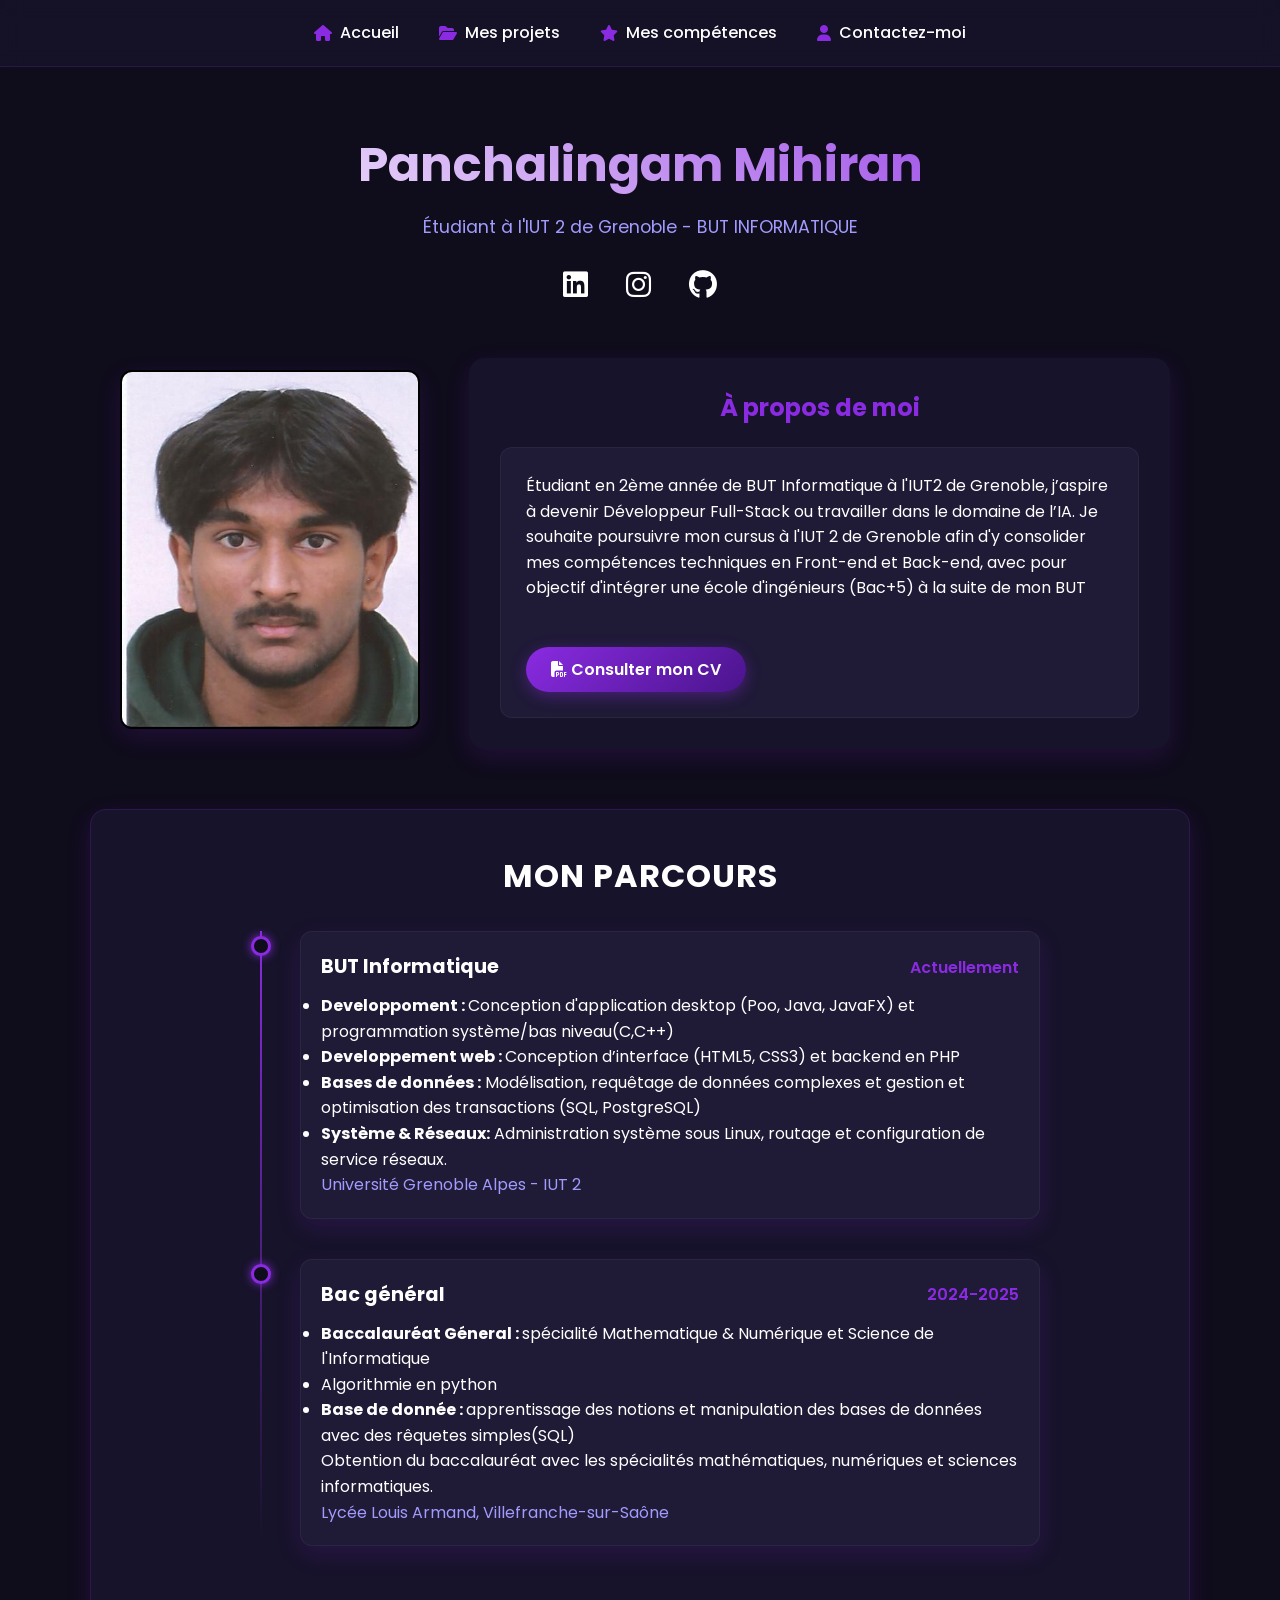
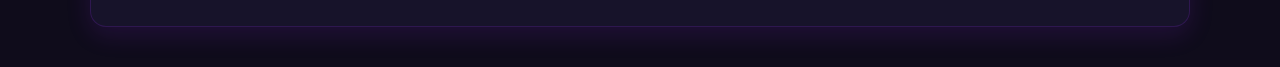
<file: index.html>
<!DOCTYPE html>
<html lang="fr">
<head>
    <meta charset="UTF-8">
    <meta name="viewport" content="width=device-width, initial-scale=1.0">
    <title>Accueil | Panchalingam Mihiran</title>
    <link rel="stylesheet" href="https://cdnjs.cloudflare.com/ajax/libs/font-awesome/6.4.0/css/all.min.css">
    <link href="https://fonts.googleapis.com/css2?family=Poppins:wght@300;400;500;600;700&display=swap" rel="stylesheet">
    <link rel="stylesheet" href="Porfolio.css">
</head>
<body>

 <nav class="navbar">
        <ul class="nav-links">
            <li><a href="index.html"><i class="fas fa-home"></i> Accueil</a></li>
            <li><a href="projets.html"><i class="fas fa-folder-open"></i> Mes projets</a></li>
            <li><a href="skill.html"><i class="fas fa-star"></i> Mes compétences</a></li>
            <li><a href="contact.html"><i class="fas fa-user"></i> Contactez-moi</a></li>
        </ul>
    </nav>

    <section id="accueil" class="hero">
        <div class="hero-text">
            <h1>Panchalingam Mihiran</h1>
            <p>Étudiant à l'IUT 2 de Grenoble - BUT INFORMATIQUE</p>
            <div class="social-icons">
                <a href="#"><i class="fab fa-linkedin"></i></a>
                <a href="https://instagram.com/mihiran_pm"><i class="fab fa-instagram"></i></a>
                <a href="https://github.com/Mihiran-Panchalingam" target="_blank" rel="noopener noreferrer" class="social-icon github" title="Mon GitHub">
                <i class="fab fa-github"></i>
    </a>
            </div>
        </div>

        <div class="about-container">
            <div class="profile-pic">
                
                <img src="photo d'identié.jpg" alt="Photo de profil">
            </div>
            <div class="about-box section-bg">
                <h2>À propos de moi</h2>
                <div class="about-content">
                    <p>Étudiant en 2ème année de BUT Informatique à l'IUT2 de Grenoble, j’aspire
                    à devenir Développeur Full-Stack ou travailler dans le domaine de l’IA. Je
                    souhaite poursuivre mon cursus à l'IUT 2 de Grenoble afin d'y consolider
                    mes compétences techniques en Front-end et Back-end, avec pour objectif
                    d'intégrer une école d'ingénieurs (Bac+5) à la suite de mon BUT</p>
                    
                    <br>
            
                   <a href="CV_Mihiran.pdf" target="_blank" rel="noopener noreferrer" class="btn-cv">
                   <i class="fas fa-file-pdf"></i> Consulter mon CV
                   </a>
                </div>
            </div>
        </div>
    </section>

    <section id="parcours" class="section-bg wrapper">
        <h2 class="section-title">MON PARCOURS</h2>
        <div class="timeline">
            <div class="timeline-item">
                <div class="timeline-dot"></div>
                <div class="timeline-content">
                    <div class="timeline-header">
                        <h3>BUT Informatique</h3>
                        <span>Actuellement</span>
                    </div>
                    <p>
                        <ul>
                            <li><strong>Developpoment : </strong>Conception d'application desktop (Poo, Java, JavaFX) et programmation système/bas niveau(C,C++)</li>
                            <li><strong>Developpement web : </strong>  Conception d’interface (HTML5, CSS3) et backend en PHP </li>
                            <li><strong>Bases de données :</strong> Modélisation, requêtage de données complexes et gestion et optimisation des transactions (SQL, PostgreSQL)</li>
                            <li><strong>Système & Réseaux:</strong> Administration système sous Linux, routage et configuration de service réseaux.</li>

                        </ul>
                    </p>
                    <p>Université Grenoble Alpes - IUT 2</p>
                </div>
            </div>
            <div class="timeline-item">
                <div class="timeline-dot"></div>
                <div class="timeline-content">
                    <div class="timeline-header">
                        <h3>Bac général</h3>
                        <span>2024-2025</span>
                    </div>
                    <p>
                        <ul>
                            <li><strong>Baccalauréat Géneral : </strong> spécialité Mathematique & Numérique et Science de l'Informatique</li>
                            <li>Algorithmie en python</li>
                            <li><strong>Base de donnée : </strong> apprentissage des notions et manipulation des bases de données avec des rêquetes simples(SQL)</li>
                        </ul>Obtention du baccalauréat avec les spécialités mathématiques, numériques et sciences informatiques.</p>
                    <p>Lycée Louis Armand, Villefranche-sur-Saône</p>
                </div>
            </div>
        </div>
    </section>

</body>
</html>
</file>
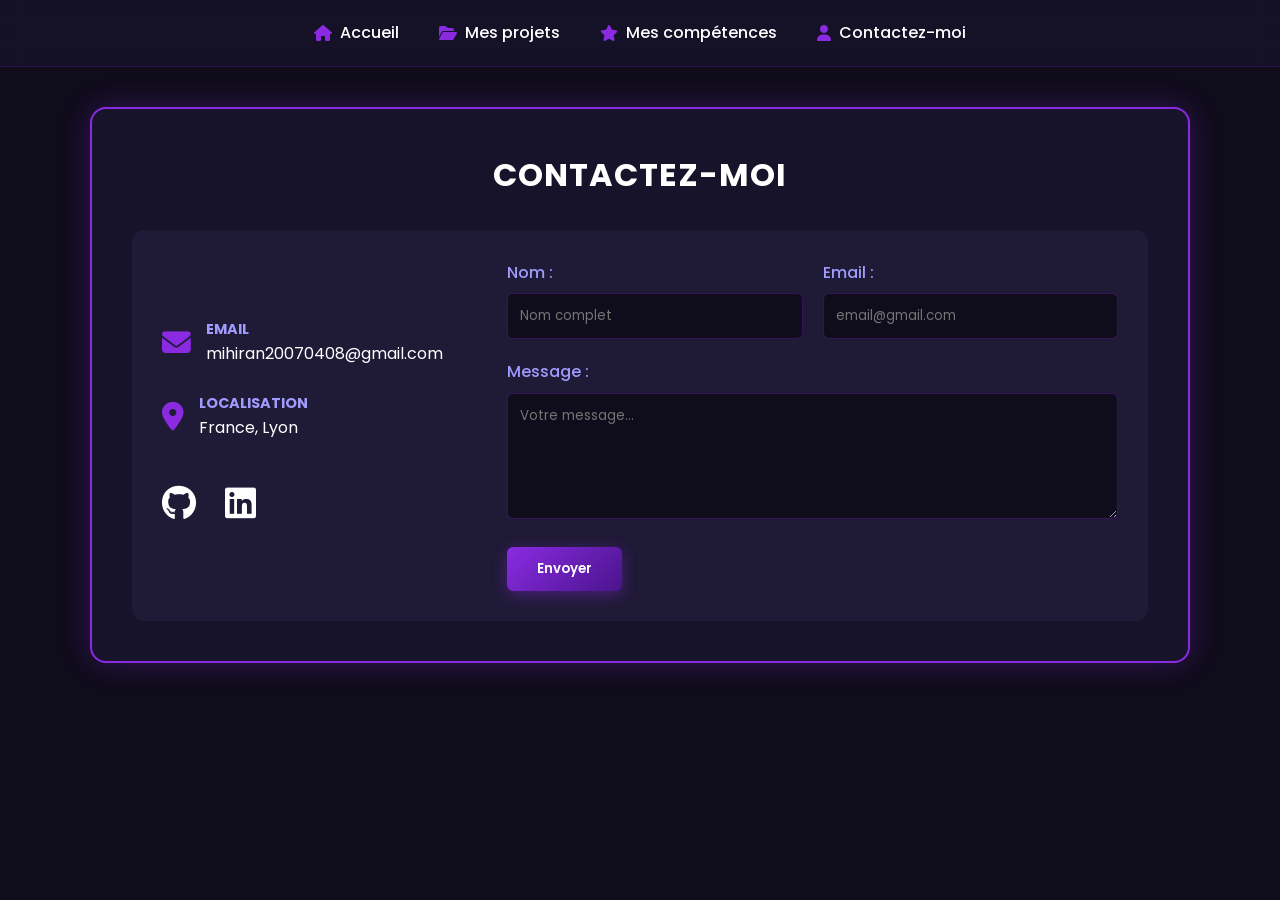
<file: contact.html>
<!DOCTYPE html>
<html lang="fr">
<head>
    <meta charset="UTF-8">
    <meta name="viewport" content="width=device-width, initial-scale=1.0">
    <title>Contact | Panchalingam Mihiran</title>
    <link rel="stylesheet" href="https://cdnjs.cloudflare.com/ajax/libs/font-awesome/6.4.0/css/all.min.css">
    <link href="https://fonts.googleapis.com/css2?family=Poppins:wght@300;400;500;600;700&display=swap" rel="stylesheet">
    <link rel="stylesheet" href="Porfolio.css">
</head>
<body>

    <nav class="navbar">
        <ul class="nav-links">
            <li><a href="index.html"><i class="fas fa-home"></i> Accueil</a></li>
            <li><a href="projets.html"><i class="fas fa-folder-open"></i> Mes projets</a></li>
            <li><a href="skill.html"><i class="fas fa-star"></i> Mes compétences</a></li>
            <li><a href="contact.html"><i class="fas fa-user"></i> Contactez-moi</a></li>
        </ul>
    </nav>

    <section id="contact" class="section-bg wrapper contact-section">
        <h2 class="section-title">Contactez-moi</h2>
        <div class="contact-container">
            <div class="contact-info">
                <div class="info-item">
                    <i class="fas fa-envelope"></i>
                    <div>
                        <h4>Email</h4>
                        <p>mihiran20070408@gmail.com</p>
                    </div>
                </div>
                <div class="info-item">
                    <i class="fas fa-map-marker-alt"></i>
                    <div>
                        <h4>Localisation</h4>
                        <p>France, Lyon</p>
                    </div>
                </div>
                
                <div class="contact-socials">
                    <a href="https://github.com/Mihiran-Panchalingam"><i class="fab fa-github"></i></a>
                    <a href="#"><i class="fab fa-linkedin"></i></a>
                </div>
            </div>

            <div class="contact-form">
                <form action="https://api.web3forms.com/submit" method="POST">
                   
                    <div class="input-group">
                        <div class="input-field">
                             <input type="hidden" name="access_key" value="5c446a1e-a9fb-4058-af29-eb68d27fe545">
                            <label>Nom :</label>
                            <input type="text" name="NomComplet" placeholder="Nom complet" required>
                        </div>
                        <div class="input-field">
                            <label>Email :</label>
                            <input type="email" name="email" placeholder="email@gmail.com" required>
                        </div>
                    </div>
                    <div class="input-field">
                        <label>Message :</label>
                        <textarea name="message" rows="5" placeholder="Votre message..." required></textarea>
                    </div>
                    <button type="submit" class="submit-btn">Envoyer</button>
                </form>
            </div>
        </div>
    </section>

</body>
</html>
</file>
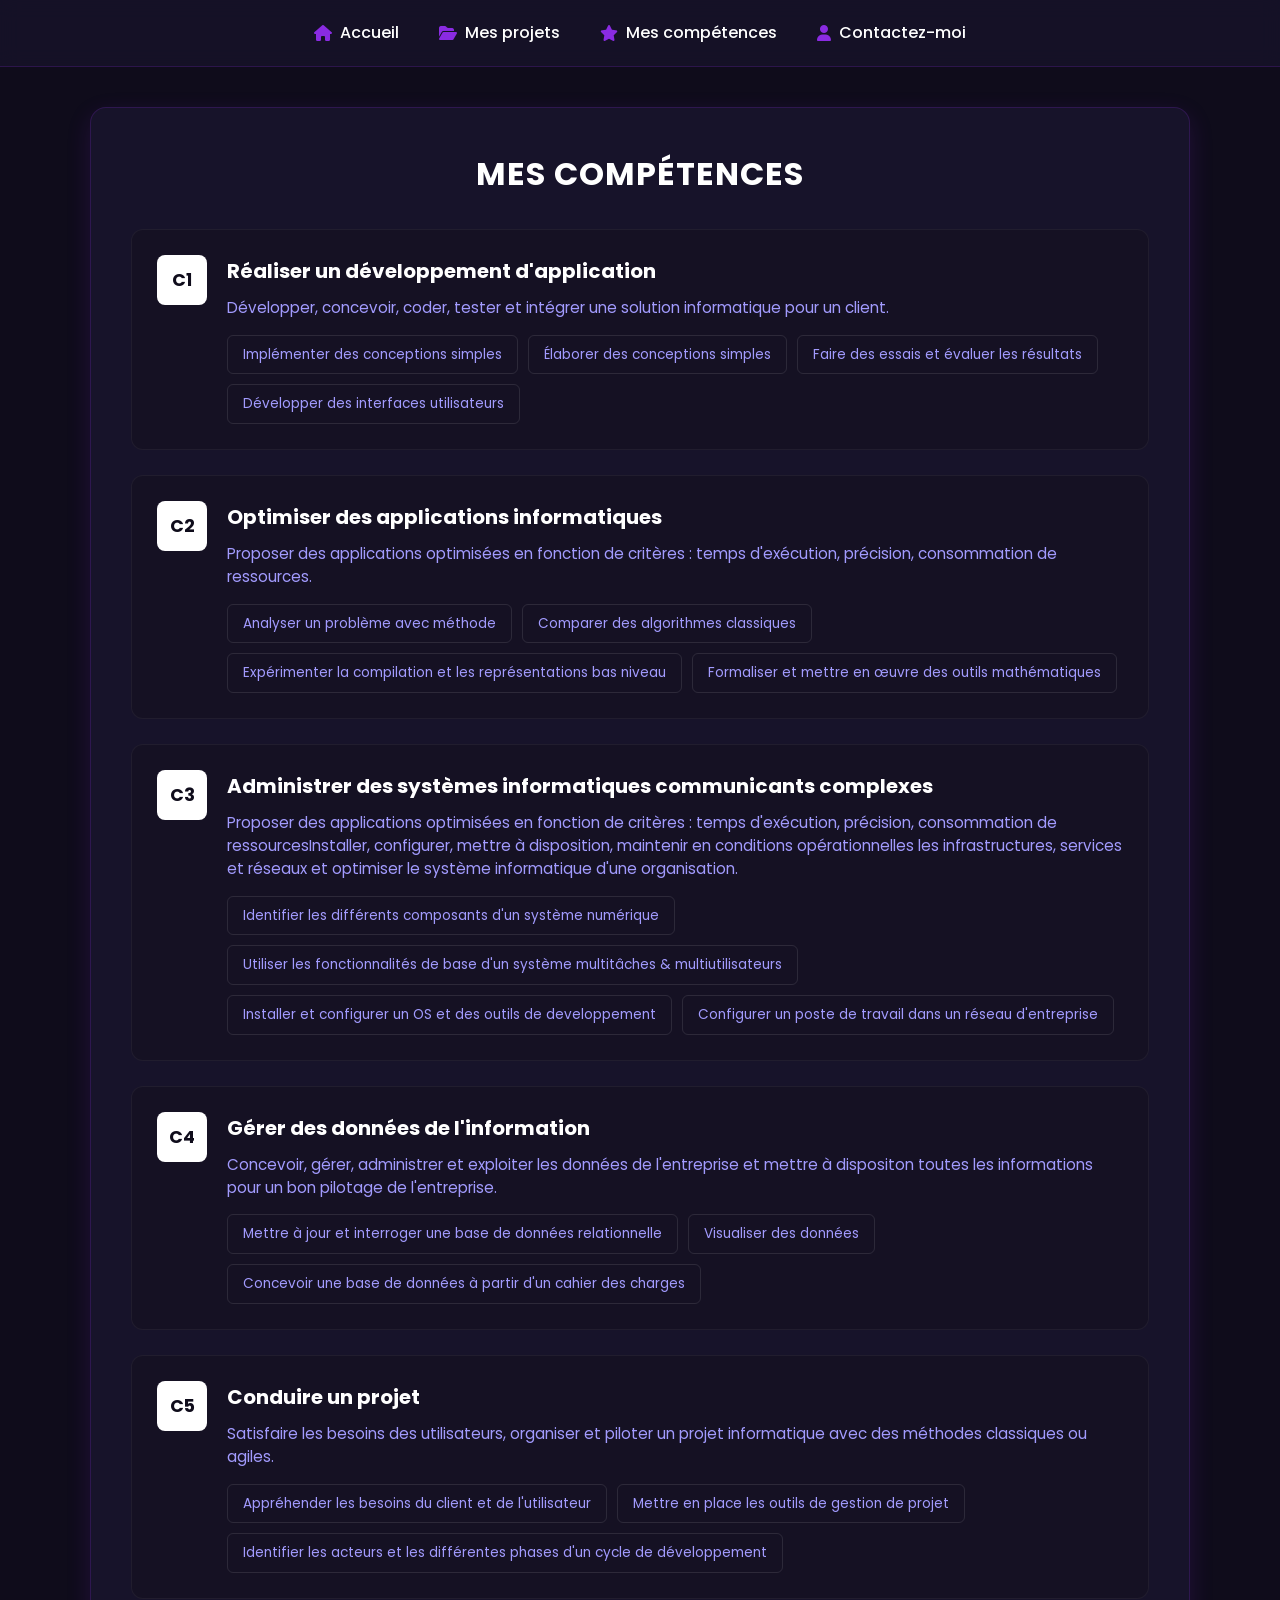
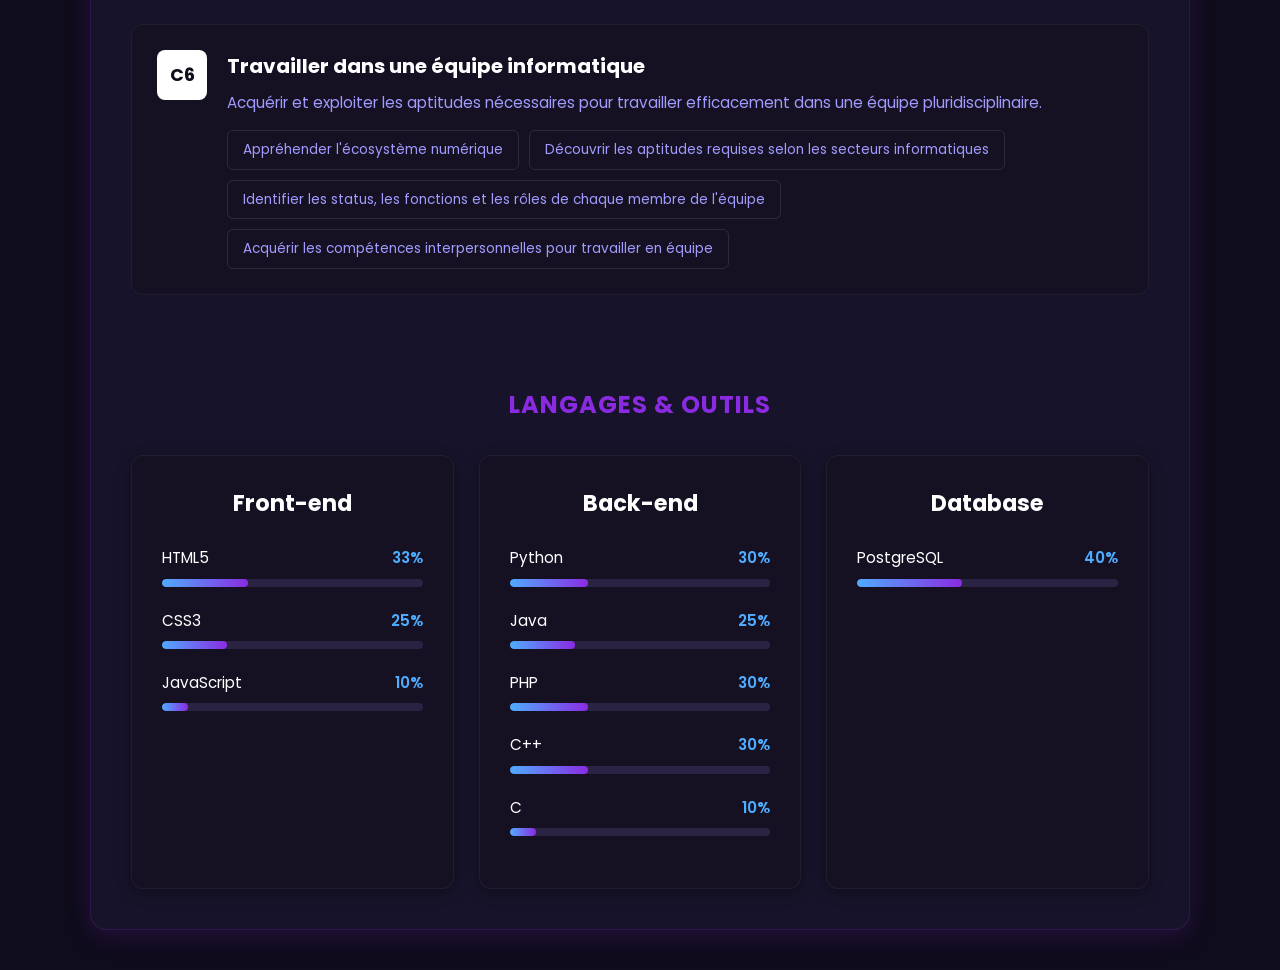
<file: skill.html>
<!DOCTYPE html>
<html lang="fr">
<head>
    <meta charset="UTF-8">
    <meta name="viewport" content="width=device-width, initial-scale=1.0">
    <title>Mes Compétences | Panchalingam Mihiran</title>
    <link rel="stylesheet" href="https://cdnjs.cloudflare.com/ajax/libs/font-awesome/6.4.0/css/all.min.css">
    <link href="https://fonts.googleapis.com/css2?family=Poppins:wght@300;400;500;600;700&display=swap" rel="stylesheet">
    <link rel="stylesheet" href="Porfolio.css">
</head>
<body>

    <nav class="navbar">
        <ul class="nav-links">
            <li><a href="index.html"><i class="fas fa-home"></i> Accueil</a></li>
            <li><a href="projets.html"><i class="fas fa-folder-open"></i> Mes projets</a></li>
            <li><a href="skill.html"><i class="fas fa-star"></i> Mes compétences</a></li>
            <li><a href="contact.html"><i class="fas fa-user"></i> Contactez-moi</a></li>
        </ul>
    </nav>

   <section id="competences" class="section-bg wrapper">
        <h2 class="section-title">MES COMPÉTENCES</h2>
        
        <div class="global-competences-container">
            
           
            <div class="competence-card">
                <div class="comp-icon">C1</div>
                <div class="comp-content">
                    <h3>Réaliser un développement d'application</h3>
                    <p>Développer, concevoir, coder, tester et intégrer une solution informatique pour un client.</p>
                    <div class="comp-tags">
                        <span class="comp-tag">Implémenter des conceptions simples</span>
                        <span class="comp-tag">Élaborer des conceptions simples</span>
                        <span class="comp-tag">Faire des essais et évaluer les résultats</span>
                        <span class="comp-tag">Développer des interfaces utilisateurs</span>
                    </div>
                </div>
            </div>

            
            <div class="competence-card">
                <div class="comp-icon">C2</div>
                <div class="comp-content">
                    <h3>Optimiser des applications informatiques</h3>
                    <p>Proposer des applications optimisées en fonction de critères : temps d'exécution, précision, consommation de ressources.</p>
                    <div class="comp-tags">
                        <span class="comp-tag">Analyser un problème avec méthode</span>
                        <span class="comp-tag">Comparer des algorithmes classiques</span>
                        <span class="comp-tag">Expérimenter la compilation et les représentations bas niveau</span>
                        <span class="comp-tag">Formaliser et mettre en œuvre des outils mathématiques</span>
                    </div>
                </div>
            </div>

         

            <div class="competence-card">
                <div class="comp-icon">C3</div>
                <div class="comp-content">
                    <h3>Administrer des systèmes informatiques communicants complexes</h3>
                    <p>Proposer des applications optimisées en fonction de critères : temps d'exécution, précision, consommation de ressourcesInstaller, configurer, mettre à disposition, maintenir en conditions opérationnelles les infrastructures, services et réseaux et optimiser le système informatique d'une organisation.</p>
                    <div class="comp-tags">
                        <span class="comp-tag">Identifier les différents composants d'un système numérique</span>
                        <span class="comp-tag">Utiliser les fonctionnalités de base d'un système multitâches & multiutilisateurs </span>
                        <span class="comp-tag">Installer et configurer un OS et des outils de developpement</span>
                        <span class="comp-tag">Configurer un poste de travail dans un réseau d'entreprise</span>
                    </div>
                </div>
            </div>

            <div class="competence-card">
                <div class="comp-icon">C4</div>
                <div class="comp-content">
                    <h3>Gérer des données de l'information</h3>
                    <p>Concevoir, gérer, administrer et exploiter les données de l'entreprise et mettre à dispositon toutes les informations pour un bon pilotage de l'entreprise.</p>
                    <div class="comp-tags">
                        <span class="comp-tag">Mettre à jour et interroger une base de données relationnelle</span>
                        <span class="comp-tag">Visualiser des données </span>
                        <span class="comp-tag">Concevoir une base de données à partir d'un cahier des charges</span>
                    </div>
                </div>
            </div>

             <div class="competence-card">
                <div class="comp-icon">C5</div>
                <div class="comp-content">
                    <h3>Conduire un projet</h3>
                    <p>Satisfaire les besoins des utilisateurs, organiser et piloter un projet informatique avec des méthodes classiques ou agiles.</p>
                    <div class="comp-tags">
                        <span class="comp-tag">Appréhender les besoins du client et de l'utilisateur</span>
                        <span class="comp-tag">Mettre en place les outils de gestion de projet </span>
                        <span class="comp-tag">Identifier les acteurs et les différentes phases d'un cycle de développement</span>
                    </div>
                </div>
            </div>

            <div class="competence-card">
                <div class="comp-icon">C6</div>
                <div class="comp-content">
                    <h3>Travailler dans une équipe informatique</h3>
                    <p>Acquérir et exploiter les aptitudes nécessaires pour travailler efficacement dans une équipe pluridisciplinaire.</p>
                    <div class="comp-tags">
                        <span class="comp-tag">Appréhender l'écosystème numérique</span>
                        <span class="comp-tag">Découvrir les aptitudes requises selon les secteurs informatiques </span>
                        <span class="comp-tag">Identifier les status, les fonctions et les rôles de chaque membre de l'équipe</span>
                        <span class="comp-tag">Acquérir les compétences interpersonnelles pour travailler en équipe</span>
                        
                    </div>
                </div>
            </div>
        </div>

        <br><br>
        <h2 class="section-title" style="font-size: 1.5rem; color: var(--primary-color);">Langages & Outils</h2>

       <div class="skills-container">
            
            <div class="skill-box">
                <h3>Front-end</h3>
                
                <div class="skill-item">
                    <div class="skill-info">
                        <span>HTML5</span>
                        <span class="skill-percent">33%</span>
                    </div>
                    <div class="progress-bar">
                        <div class="progress-fill" style="--target-width: 33%;"></div>
                    </div>
                </div>

                <div class="skill-item">
                    <div class="skill-info">
                        <span>CSS3</span>
                        <span class="skill-percent">25%</span>
                    </div>
                    <div class="progress-bar">
                        <div class="progress-fill" style="--target-width: 25%;"></div>
                    </div>
                </div>

                <div class="skill-item">
                    <div class="skill-info">
                        <span>JavaScript</span>
                        <span class="skill-percent">10%</span>
                    </div>
                    <div class="progress-bar">
                        <div class="progress-fill" style="--target-width: 10%;"></div>
                    </div>
                </div>
            </div>

            <div class="skill-box">
                <h3>Back-end</h3>
                
                <div class="skill-item">
                    <div class="skill-info">
                        <span>Python</span>
                        <span class="skill-percent">30%</span>
                    </div>
                    <div class="progress-bar">
                        <div class="progress-fill" style="--target-width: 30%;"></div>
                    </div>
                </div>


                <div class="skill-item">
                    <div class="skill-info">
                        <span>Java</span>
                        <span class="skill-percent">25%</span>
                    </div>
                    <div class="progress-bar">
                        <div class="progress-fill" style="--target-width: 25%;"></div>
                    </div>
                </div>


                <div class="skill-item">
                    <div class="skill-info">
                        <span>PHP</span>
                        <span class="skill-percent">30%</span>
                    </div>
                    <div class="progress-bar">
                        <div class="progress-fill" style="--target-width: 30%;"></div>
                    </div>
                </div>


                <div class="skill-item">
                    <div class="skill-info">
                        <span>C++</span>
                        <span class="skill-percent">30%</span>
                    </div>
                    <div class="progress-bar">
                        <div class="progress-fill" style="--target-width: 30%;"></div>
                    </div>
                </div>


                <div class="skill-item">
                    <div class="skill-info">
                        <span>C</span>
                        <span class="skill-percent">10%</span>
                    </div>
                    <div class="progress-bar">
                        <div class="progress-fill" style="--target-width: 10%;"></div>
                    </div>
                </div>




            </div>

            <div class="skill-box">
                <h3>Database</h3>
                
             

                <div class="skill-item">
                    <div class="skill-info">
                        <span>PostgreSQL</span>
                        <span class="skill-percent">40%</span>
                    </div>
                    <div class="progress-bar">
                        <div class="progress-fill" style="--target-width: 40%;"></div>
                    </div>
                </div>
            </div>

        </div>
</body>
</html>
</file>
<file: Porfolio.css>
* {
    margin: 0;
    padding: 0;
    box-sizing: border-box;
    font-family: 'Poppins', sans-serif;
}

:root {
    --bg-color: #0f0c1b;       /* Noir profond avec une pointe de bleu/violet */
    --section-bg: #17132a;     /* Cartes sombres (remplace le gris du wireframe) */
    --text-main: #ffffff;      /* Texte principal blanc */
    --text-muted: #a29bfe;     /* Texte secondaire violet clair / gris */
    --primary-color: #8a2be2;   /* Violet Électrique */
    --secondary-color: #4a148c; /* Violet Foncé */
    --accent-color: #00f2fe;    /* touche de cyan pour les liens */
    --shadow-glow: 0 8px 25px rgba(138, 43, 226, 0.15); /* Lueur violette */
}

html {
    scroll-behavior: smooth;
}

body {
    background-color: var(--bg-color);
    color: var(--text-main);
    line-height: 1.6;
}

a {
    text-decoration: none;
    color: inherit;
}

/* --- UTILITAIRES --- */
.wrapper {
    max-width: 1100px;
    margin: 40px auto;
    padding: 40px;
    border-radius: 16px;
    border: 1px solid rgba(138, 43, 226, 0.2); /* Bordure violette discrète */
}

.section-bg {
    background-color: var(--section-bg);
    box-shadow: var(--shadow-glow);
}

.section-title {
    text-align: center;
    font-size: 2rem;
    margin-bottom: 30px;
    color: var(--text-main);
    text-transform: uppercase;
    font-weight: 700;
    letter-spacing: 1px;
}

.section-subtitle {
    text-align: center;
    margin-top: -20px;
    margin-bottom: 40px;
    color: var(--text-muted);
}

/* --- NAVBAR --- */
.navbar {
    background: rgba(23, 19, 42, 0.8);
    backdrop-filter: blur(10px); 
    padding: 20px 0;
    position: sticky;
    top: 0;
    z-index: 1000;
    border-bottom: 1px solid rgba(138, 43, 226, 0.2);
}

.nav-links {
    display: flex;
    justify-content: center;
    list-style: none;
    gap: 40px;
}

.nav-links a {
    font-weight: 500;
    color: var(--text-main);
    transition: all 0.3s ease;
    display: flex;
    align-items: center;
    gap: 8px;
}

.nav-links a i {
    color: var(--primary-color);
}

.nav-links a:hover {
    color: var(--primary-color);
    text-shadow: 0 0 10px var(--primary-color);
}

/* --- ACCUEIL --- */
.hero {
    max-width: 1100px;
    margin: 60px auto;
    padding: 0 20px;
}

.hero-text {
    text-align: center;
    margin-bottom: 50px;
}

.hero-text h1 {
    font-size: 3rem;
    color: var(--text-main);
    background: linear-gradient(45deg, #ffffff, var(--primary-color));
    -webkit-background-clip: text;
    -webkit-text-fill-color: transparent; 
}

.hero-text p {
    color: var(--text-muted);
    font-size: 1.1rem;
    margin-top: 10px;
}

.social-icons {
    margin-top: 20px;
    font-size: 1.8rem;
}

.social-icons a {
    margin: 0 15px;
    color: var(--text-main);
    transition: all 0.3s;
}

.social-icons a:hover {
    color: var(--primary-color);
    transform: translateY(-5px);
    display: inline-block;
    filter: drop-shadow(0 0 8px var(--primary-color));
}

.about-container {
   
    display: flex;
    gap: 40px;
    align-items: center;
    
}

.about-container:hover {
    border-color: rgba(79, 172, 254, 0.3); 
    background: rgba(21, 17, 35, 0.5); 
    box-shadow: 0 4px 30px rgba(138, 43, 226, 0.1); 
}

.profile-pic {
    flex: 1;
    text-align: center;
}



.profile-pic img {
    width: 100%;
    max-width: 300px;
    border-radius: 12px;
    border: 2px solid black;
    box-shadow: var(--shadow-glow);
}

.about-box {
    flex: 2;
    padding: 30px;
    border-radius: 16px;
    border: 1px solid transparent;
    transition: box-shadow 0.4s ease, border-color 0.4s ease, transform 0.4s ease;
}

.about-box:hover{
    transform: translateY(-5px);
    border-color: rgba(138, 43, 226, 0.4);
    box-shadow: 0 8px 25px rgba(138, 43, 226, 0.15);
}

.about-box h2 {
    margin-bottom: 20px;
    text-align: center;
    color: var(--primary-color);
}

.about-content {
    background: #1f1a36; 
    padding: 25px;
    border-radius: 12px;
    border: 1px solid rgba(255, 255, 255, 0.05);
}

.about-content p strong {
    color: var(--primary-color);
}

.btn-cv {
    display: inline-block;
    margin-top: 20px;
    color: var(--text-main);
    background: linear-gradient(135deg, var(--primary-color), var(--secondary-color));
    padding: 10px 25px;
    border-radius: 30px;
    font-weight: 600;
    transition: transform 0.3s, box-shadow 0.3s;
    box-shadow: 0 4px 15px rgba(138, 43, 226, 0.4);
}

.btn-cv:hover {
    transform: translateY(-2px);
    box-shadow: 0 6px 20px rgba(138, 43, 226, 0.6);
    text-decoration: none;
}

/* --- PARCOURS (TIMELINE) --- */
.timeline {
    position: relative;
    max-width: 800px;
    margin: 0 auto;
}

.timeline::before {
    content: '';
    position: absolute;
    left: 20px;
    top: 0;
    height: 100%;
    width: 2px;
    background: linear-gradient(to bottom, var(--primary-color), transparent);
}

.timeline-item {
    position: relative;
    padding-left: 60px;
    margin-bottom: 40px;
}

.timeline-dot {
    position: absolute;
    left: 11px;
    top: 5px;
    width: 20px;
    height: 20px;
    background: var(--bg-color);
    border: 3px solid var(--primary-color);
    border-radius: 50%;
    box-shadow: 0 0 10px var(--primary-color);

}

.timeline-content {
    background: #1f1a36;
    padding: 20px;
    border-radius: 12px;
    box-shadow: var(--shadow-glow);
    border: 1px solid rgba(255, 255, 255, 0.05);
    transition: transform 0.3s ease, box-shadow 0.3s ease, border-color 0.3s ease;

}

.timeline-item:hover .timeline-content {
    transform: translateY(-5px);
    border-color: rgba(138, 43, 226, 0.4);
    transform: translateY(-5px); 
    box-shadow: 0 10px 25px rgba(138, 43, 226, 0.25); 
}



.timeline-header {
    display: flex;
    justify-content: space-between;
    margin-bottom: 10px;
    align-items: center;
}

.timeline-header h3 {
    font-size: 1.2rem;
    color: var(--text-main);
}

.timeline-header span {
    font-weight: 600;
    color: var(--primary-color);
}

.timeline-content p {
    color: var(--text-muted);
}

/* --- PROJETS --- */
.projects-container {
    display: flex;
    flex-direction: column;
    gap: 40px;
}

.project-card {
   display: flex;
    align-items: center;
    gap: 40px;
    background: #1f1a36;
    padding: 20px;
    border-radius: 12px;
    border: 1px solid rgba(255, 255, 255, 0.05);
    
   
   transition: transform 0.3s ease, box-shadow 0.3s ease, border-color 0.3s ease;
}

.project-card:hover {
    transform: translateY(-5px);
    border-color: rgba(138, 43, 226, 0.5); 
    box-shadow: 0 10px 30px rgba(138, 43, 226, 0.25); 
}

.project-card.reverse {
    flex-direction: row-reverse;
}

.project-img {
    flex: 1;
}

.project-img img {
    width: 100%;
    border-radius: 8px;
    border: 1px solid rgba(138, 43, 226, 0.3);
}

.project-info {
    flex: 1;
}

.project-info h3 {
    margin-bottom: 15px;
    font-size: 1.4rem;
    color: var(--primary-color);
}

.project-info p {
    color: var(--text-muted);
}


/* ========================================= */
/*   BADGE DES PROJETS     */
/* ========================================= */

.project-tags {
    display: flex;
    flex-wrap: wrap;
    gap: 10px;
    margin-top: 15px; 
}

/* Style de chaque badge sur la carte */
.p-tag {
    background: rgba(138, 43, 226, 0.15); 
    color: #a29bfe; 
    border: 1px solid rgba(138, 43, 226, 0.4);
    padding: 5px 12px;
    border-radius: 20px; 
    font-size: 0.8rem;
    font-weight: 500;
    letter-spacing: 0.5px;
    transition: all 0.3s ease;
}


.project-card.reverse .project-tags {
    justify-content: flex-start; 
}


.project-card:hover .p-tag {
    border-color: #4facfe;
    color: var(--text-main); 
}



/* --- COMPETENCES --- */


/* ========================================= */
/* COMPÉTENCES GLOBALES */
/* ========================================= */

.global-competences-container {
    display: flex;
    flex-direction: column;
    gap: 25px; 
    margin-bottom: 40px; 
}

.competence-card {
    background: #151123; 
    padding: 25px;
    border-radius: 12px;
    border: 1px solid rgba(255, 255, 255, 0.05);
    display: flex;
    gap: 20px;
    align-items: flex-start; 
    transition: transform 0.3s ease, box-shadow 0.3s ease, border-color 0.3s ease;
}


.comp-icon {
    background-color: var(--text-main); 
    color: var(--bg-color); 
    font-size: 1.1rem;
    font-weight: 700;
    min-width: 50px;
    height: 50px;
    border-radius: 8px;
    display: flex;
    justify-content: center;
    align-items: center;
    flex-shrink: 0; 
}


.comp-content {
    display: flex;
    flex-direction: column;
    gap: 10px;
}

.comp-content h3 {
    color: var(--text-main);
    font-size: 1.25rem;
    margin: 0;
}

.comp-content p {
    color: var(--text-muted);
    font-size: 0.95rem;
    line-height: 1.5;
    margin-bottom: 5px;
}


.comp-tags {
    display: flex;
    flex-wrap: wrap; 
    gap: 10px;
}

.competence-card:hover {
    transform: translateY(-5px);
    border-color: rgba(138, 43, 226, 0.4);
    box-shadow: 0 8px 25px rgba(138, 43, 226, 0.15);
}



.comp-tag {
    gap: 10px;
    background: transparent;
    color: #a29bfe; 
    border: 1px solid rgba(255, 255, 255, 0.1);
    padding: 8px 15px;
    border-radius: 6px;
    font-size: 0.85rem;
    transition: border-color 0.3s ease, color 0.3s ease;
}


.comp-tag:hover {
    border-color: var(--primary-color);
    color: var(--text-main);
}


@media (max-width: 768px) {
    .competence-card {
        flex-direction: column;
        align-items: flex-start;
    }
}



/* ========================================= */
/* SKILL */
/* ========================================= */

.skills-container {
    display: flex;
    justify-content: space-between;
    gap: 25px;
    flex-wrap: wrap; 
}

.skill-box {
    background: #151123; 
    flex: 1;
    min-width: 280px; 
    padding: 30px;
    border-radius: 12px;
    border: 1px solid rgba(255, 255, 255, 0.05);
    box-shadow: 0 4px 15px rgba(0, 0, 0, 0.3);
    transition: transform 0.3s ease, box-shadow 0.3s ease;
}

.skill-box:hover {
    transform: translateY(-5px);
    box-shadow: 0 8px 25px rgba(138, 43, 226, 0.15);
}

.skill-box h3 {
    margin-bottom: 25px;
    color: var(--text-main);
    text-align: center;
    font-size: 1.4rem;
}


.skill-item {
    margin-bottom: 22px;
}


.skill-info {
    display: flex;
    justify-content: space-between;
    align-items: center;
    margin-bottom: 8px;
    font-size: 0.95rem;
    color: var(--text-main);
}


.skill-percent {
    color: #4facfe; 
    font-weight: 600;
}

.progress-bar {
    width: 100%;
    height: 8px;
    background-color: #2a2344; 
    border-radius: 10px;
    overflow: hidden;
}


.progress-fill {
    height: 100%;
    background: linear-gradient(90deg, #4facfe, #8a2be2) !important;
    border-radius: 10px;
    
    
    width: 0%; 
    
   
    animation: growBar 1.5s ease-out forwards;
}

@keyframes growBar {
    from { 
        width: 0%; 
    }
    to { 
        
        width: var(--target-width) !important; 
    }
}

/* --- CONTACT --- */
.contact-section {
    border: 2px solid var(--primary-color) !important; 
    box-shadow: 0 0 30px rgba(138, 43, 226, 0.3);
}

.contact-container {
    display: flex;
    gap: 40px;
    background: #1f1a36;
    padding: 30px;
    border-radius: 12px;
}

.contact-info {
    flex: 1;
    display: flex;
    flex-direction: column;
    justify-content: center;
    gap: 25px;
}

.info-item {
    display: flex;
    align-items: center;
    gap: 15px;
}

.info-item i {
    font-size: 1.8rem;
    color: var(--primary-color);
}

.info-item h4 {
    text-transform: uppercase;
    font-size: 0.9rem;
    color: var(--text-muted);
}

.contact-socials {
    margin-top: 10px;
    font-size: 2.2rem;
}

.contact-socials a {
    margin-right: 20px;
    color: var(--text-main);
    transition: color 0.3s;
}

.contact-socials a:hover {
    color: var(--primary-color);
    filter: drop-shadow(0 0 8px var(--primary-color));
}

.contact-form {
    flex: 2;
}

.input-group {
    display: flex;
    gap: 20px;
}

.input-field {
    width: 100%;
    margin-bottom: 20px;
}

.input-field label {
    display: block;
    margin-bottom: 8px;
    font-weight: 500;
    color: var(--text-muted);
}

.input-field input, .input-field textarea {
    width: 100%;
    padding: 12px;
    background: var(--bg-color);
    border: 1px solid rgba(138, 43, 226, 0.3);
    border-radius: 6px;
    color: var(--text-main);
    font-family: inherit;
    outline: none;
    transition: border-color 0.3s;
}

.input-field input:focus, .input-field textarea:focus {
    border-color: var(--primary-color);
    box-shadow: 0 0 10px rgba(138, 43, 226, 0.3);
}

.submit-btn {
    background: linear-gradient(135deg, var(--primary-color), var(--secondary-color));
    color: var(--text-main);
    border: none;
    padding: 12px 30px;
    border-radius: 6px;
    cursor: pointer;
    font-weight: 600;
    transition: all 0.3s;
    box-shadow: 0 4px 15px rgba(138, 43, 226, 0.4);
}

.submit-btn:hover {
    transform: translateY(-2px);
    box-shadow: 0 6px 20px rgba(138, 43, 226, 0.7);
}

/* ========================================= */
/*             POP-UP (MODAL)                */
/* ========================================= */

.modal {
    display: none; 
    position: fixed;
    z-index: 2000; 
    left: 0;
    top: 0;
    width: 100%;
    height: 100%;
    background-color: rgba(15, 12, 27, 0.85); 
    backdrop-filter: blur(5px); 
    align-items: center;
    justify-content: center;
    overflow-y: auto;
}

.modal-content {
    background-color: #1f1a36; 
    padding: 30px;
    border-radius: 12px;
    
    
    width: 95%; 
    max-width: 1100px; 
    
    
    height: auto; 
    
    
    border: 1px solid var(--primary-color);
    box-shadow: 0 0 40px rgba(138, 43, 226, 0.4);
    position: relative;
    animation: modalFadeIn 0.4s ease-out;
}


.close-modal {
    color: var(--text-muted);
    position: absolute;
    top: 15px;
    right: 25px;
    font-size: 35px;
    font-weight: bold;
    cursor: pointer;
    transition: color 0.3s;
}

.close-modal:hover {
    color: var(--primary-color);
}






/* --- POP-UP (MODAL) : GRID --- */
.modal-grid-layout {
    max-width: 850px;
}

#modal-title {
    color: var(--primary-color);
    font-size: 1.6rem; 
    margin-bottom: 20px;
    text-align: center; 
}


.modal-grid {
    display: grid;
    grid-template-columns: 1fr 1fr;
    gap: 25px;
}

/* Design des 4 petites cases intérieures */
.modal-box {
    background-color: #17132a;
    padding: 20px;
    border-radius: 8px;
    border: 1px solid rgba(138, 43, 226, 0.2);
}

.modal-box h4 {
    color: var(--text-main);
    text-align: center;
    font-size: 1rem;
    margin-bottom: 10px;
    font-weight: 500;
}
.modal-box div, 
.modal-box p, 
.modal-box ul li {
    font-size: 0.85rem; 
    line-height: 1.4; 
}

.modal-box ul {
    margin-top: 5px;
    margin-bottom: 5px;
}

.modal-box div {
    color: var(--text-muted);
    font-size: 0.95rem;
    line-height: 1.6;
}



/* Style des badges dans le pop-up */
.modal-tags {
    display: flex;
    flex-wrap: wrap;
    gap: 8px;
    margin-top: 10px;
}

.modal-tag {
    background: rgba(138, 43, 226, 0.1);
    color: #a29bfe;
    border: 1px solid rgba(138, 43, 226, 0.3);
    padding: 6px 12px;
    border-radius: 6px;
    font-size: 0.8rem;
    font-weight: 500;
}


/* --- RESPONSIVE --- */
@media (max-width: 768px) {
    .modal-grid {
        grid-template-columns: 1fr;
    }
}


/* Animation fluide d'apparition du bas vers le haut */
@keyframes modalFadeIn {
    from { 
        opacity: 0; 
        transform: translateY(-30px); 
    }
    to { 
        opacity: 1; 
        transform: translateY(0); 
    }
}



/* --- RESPONSIVE --- */
@media (max-width: 768px) {
    .nav-links {
        flex-direction: column;
        gap: 15px;
        text-align: center;
    }
    
    .about-container, .project-card, .project-card.reverse, .contact-container, .skills-container {
        flex-direction: column;
    }
    
    .timeline::before {
        left: 10px;
    }
    
    .timeline-item {
        padding-left: 40px;
    }
    
    .timeline-dot {
        left: 1px;
    }

    .timeline-header {
        flex-direction: column;
        align-items: flex-start;
        gap: 5px;
    }
    
    .input-group {
        flex-direction: column;
        gap: 0;
    }
}
</file>
